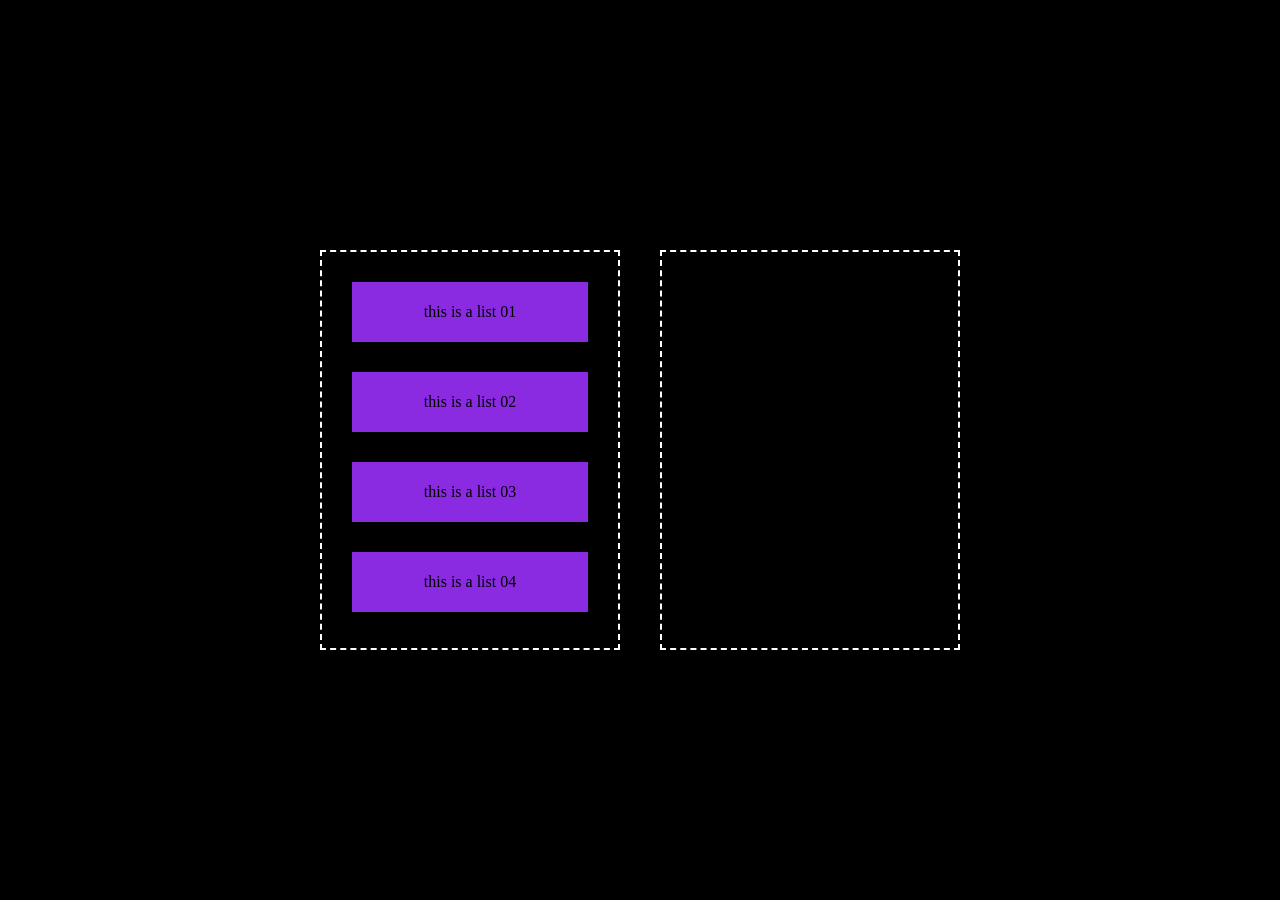
<file: index.html>
<!DOCTYPE html>
<html lang="en">
<head>
  <meta charset="UTF-8">
  <meta name="viewport" content="width=device-width, initial-scale=1.0">
  <title>Drag and Drop </title>
  <style>
    *{
  margin: 0;
  padding: 0;;
  box-sizing: border-box;
}

.container{
  height : 100vh ;
  width: 100vw;
  background-color: black;
  display: flex;
  align-items: center;
  justify-content: center;
}

#left , #right {
  width : 300px ;
  min-height: 400px;
  border: 2px dashed white;
  margin: 20px;
}

.list{
  height: 60px ;
  background-color: blueviolet;
  margin: 30px;
  display: flex;
  align-items: center;
  justify-content: center;
  cursor: grab ; 
}
  </style>
  
</head>
<body>
  <div class="container">
    <div id="left">
      <div class="list" draggable="true">this is a list 01</div>
        <div class="list" draggable="true">this is a list 02</div>
          <div class="list" draggable="true">this is a list 03</div>
            <div class="list" draggable="true">this is a list 04</div>
    </div> 
    <div id="right"></div>
  </div>
</body>
<script>
 const lists = document.querySelectorAll(".list");
const leftBox = document.querySelector("#left");
const rightBox = document.querySelector("#right");
  
let selected = null;


for (let list of lists) {
  list.addEventListener("dragstart", function (e) {
    selected = e.target;
  });
}

rightBox.addEventListener("dragover", function (e) {
  e.preventDefault(); 
});

rightBox.addEventListener("drop", function (e) {
  if (selected) {
    rightBox.appendChild(selected);
    selected = null;
  }
});

leftBox.addEventListener("dragover", function (e) {
  e.preventDefault(); 
});

leftBox.addEventListener("drop", function (e) {
  if (selected) {
    leftBox.appendChild(selected);
    selected = null;
  }
});

</script>
</html>
</file>
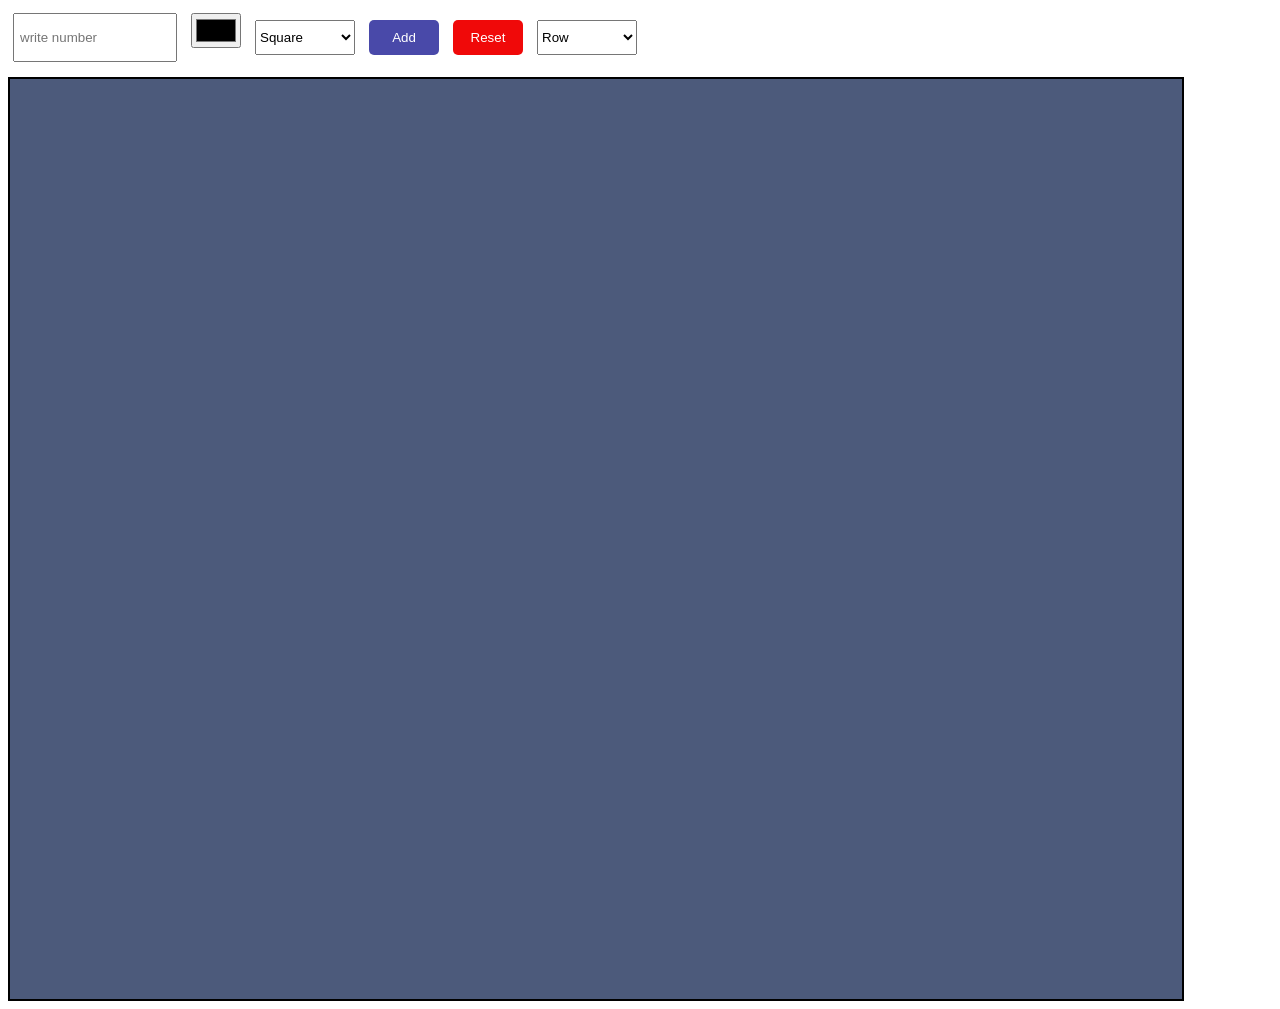
<file: boxmaker_01/index.html>
<!doctype html>
<html lang="en">
  <head>
    <meta charset="UTF-8" />
    <meta name="viewport" content="width=device-width, initial-scale=1.0" />
    <title>Document</title>
    <style>
   .square {
  height: 100px;
  width: 100px;
  margin: 10px;
}

.circle {
  height: 100px;
  width: 100px;
  margin: 10px;
  border-radius: 50%;
}

.boxContainer {
  min-height: 100vh;
  width: 90vw;
  background-color: #4c5a7b;
  border: 2px solid black;
  margin-top: 10px;
  padding: 10px;
  display: flex;
}

/* Inputs and Selects */
input,
select,
button {
  height: 35px;
  margin: 5px;
}

/* Text input */
input[type="text"] {
  width: 150px;
  padding: 5px;
}

/* Color input */
input[type="color"] {
  width: 50px;
}

/* Select */
select {
  width: 100px;
}

/* Buttons */
button {
  width: 70px;
  border: none;
  border-radius: 5px;
  background-color: rgb(73, 73, 169);
  color: white;
  cursor: pointer;
}

button:hover {
  background-color: darkblue;
}

#reset {
  background-color: rgb(240, 9, 9);
}

#reset:hover {
  background-color: darkred;
}
    </style>
  </head>
  <body>
    <input type="text" placeholder="write number"/>

    <input id="color" type="color" />
    <select name="" id="shape">
      <option value="square">Square</option>
      <option value="circle">Circle</option>
    </select>
    <button>Add</button>
    <button id="reset">Reset</button>
    <select name="" id="direction">
      <option value="row">Row</option>
      <option value="column">Column</option>
    </select>
    <div class="boxContainer">
      <!-- <div class="square"></div>
      <div class="circle"></div> -->
    </div>
  </body>
  <script>
    const inputTag = document.querySelector("input");
    const buttonTag = document.querySelector("button");
    const container = document.querySelector(".boxContainer");
    const colorInputTag = document.querySelector("#color");
    const shapeInput = document.getElementById("shape");
    const resetButton = document.getElementById("reset");
    const directionInput = document.getElementById("direction");

    directionInput.addEventListener("change", function () {
      const boxDirection = directionInput.value;
      console.log(container.style, boxDirection);
      container.style.flexDirection = boxDirection;
    });
    resetButton.addEventListener("click", function () {
      container.innerHTML = "";
    });

    // console.log(colorInputTag)
    //  console.dir(inputTag);
    // console.dir(buttonTag);
    // console.dir(container);

    buttonTag.addEventListener("click", function () {
      container.innerHTML = "";
      // console.dir(colorInputTag)
      // console.log(inputTag)
      const numberOfBoxes = inputTag.value;
      const boxColor = colorInputTag.value;
      const shape = shapeInput.value;
      // console.log(shape);
      // console.log(numberOfBoxes);
      for (let i = 1; i <= numberOfBoxes; i++) {
        const boxEle = document.createElement("div");
        boxEle.classList.add(shape);
        boxEle.style.backgroundColor = boxColor;
        boxEle.addEventListener("click", function () {
          boxEle.style.backgroundColor = "purple";
        });
        boxEle.addEventListener("dblclick", function () {
          container.removeChild(boxEle);
        });
        container.appendChild(boxEle);
        // console.log(boxEle);
      }
    });
  </script>
</html>
</file>
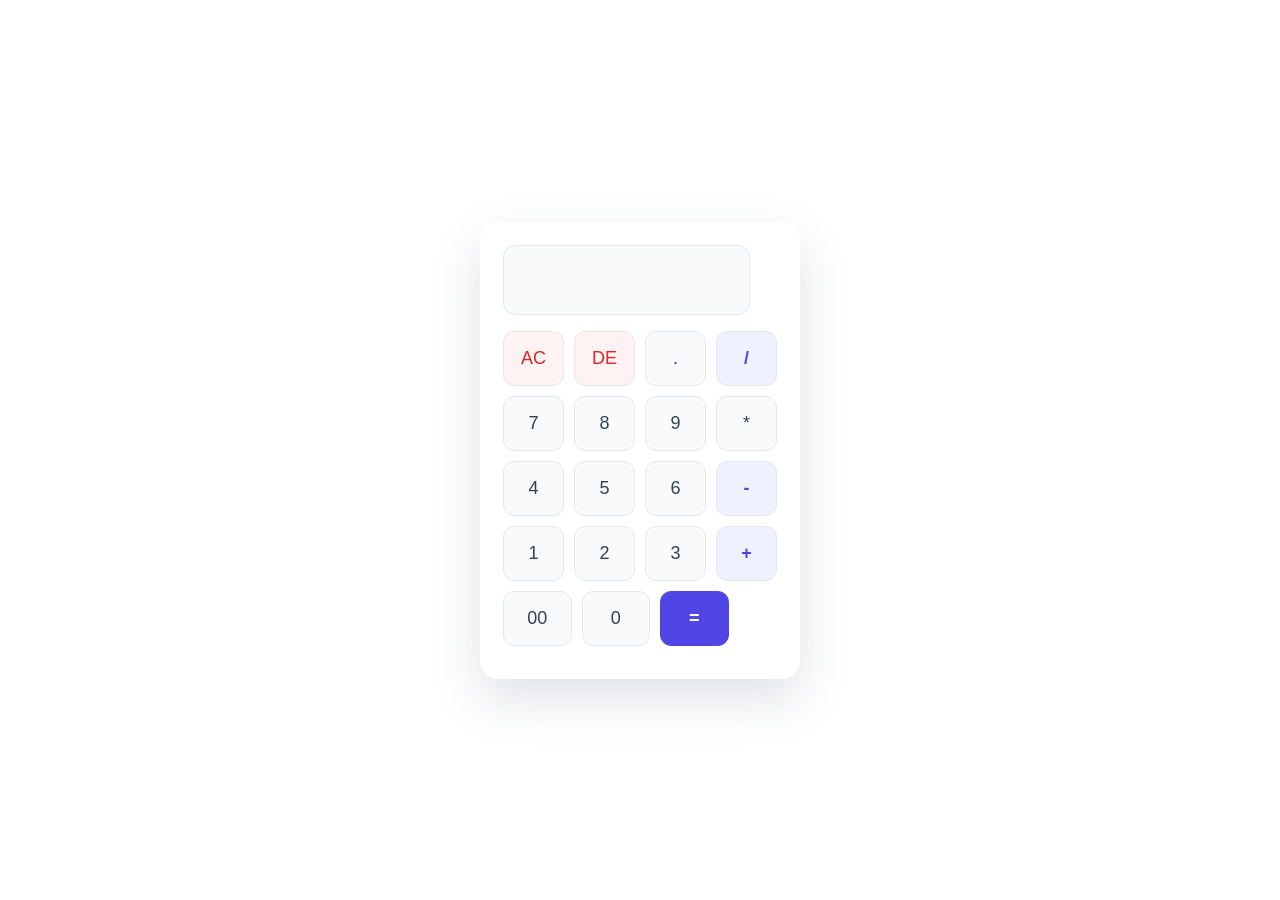
<file: calculator_06/index.html>
<!doctype html>
<html lang="en">
  <head>
    <meta charset="UTF-8" />
    <meta name="viewport" content="width=device-width, initial-scale=1.0" />
    <title>Calculator</title>
    <link rel="stylesheet" href="style.css" />
    <style>
      * {
        margin: 0;
        padding: 0;
        box-sizing: border-box;
        font-family: Arial, Helvetica, sans-serif;
      }

      body {
        min-height: 100vh;
        display: flex;
        justify-content: center;
        align-items: center;

        background: linear-gradient(
          135deg,
          rgba(37, 150, 190) rgba(37, 150, 190) rgba(37, 150, 190)
        );
      }

      .container {
        width: 320px;
        padding: 22px;

        background: rgba(255, 255, 255, 0.9);
        border: 1px solid rgba(255, 255, 255, 0.8);
        border-radius: 18px;

        box-shadow: 0 20px 50px rgba(50, 60, 100, 0.15);

        backdrop-filter: blur(10px);
      }

      form > input {
        width: 90%;
        height: 70px;

        margin-bottom: 16px;
        padding: 10px 15px;

        border: 1px solid #e5e7eb;
        border-radius: 12px;
        outline: none;

        background: #f8fafc;
        color: #1e293b;

        font-size: 28px;
        font-weight: 500;
        text-align: right;
      }

      form > input:focus {
        border-color: #a5b4fc;
      }

      form div {
        display: flex;
        gap: 10px;
        margin-bottom: 10px;
      }

      form div input {
        width: 25%;
        height: 55px;

        border: 1px solid #e5e7eb;
        border-radius: 11px;

        background: #f8fafc;
        color: #334155;

        font-size: 18px;
        cursor: pointer;

        transition: all 0.15s ease;
      }

      form div input:hover {
        background: #eef2ff;
        border-color: #c7d2fe;
        transform: translateY(-1px);
      }

      form div input:active {
        transform: translateY(0);
      }

      form div input[value="/"],
      form div input[value=""],
      form div input[value="-"],
      form div input[value="+"] {
        background: #eef2ff;
        color: #4f46e5;
        font-weight: 600;
      }

      form div input[value="/"]:hover,
      form div input[value="*"]:hover,
      form div input[value="-"]:hover,
      form div input[value="+"]:hover {
        background: #e0e7ff;
      }

      form div input[value="AC"],
      form div input[value="DE"] {
        background: #fef2f2;
        color: #dc2626;
      }

      form div input[value="AC"]:hover,
      form div input[value="DE"]:hover {
        background: #fee2e2;
      }

      form div input[value="="] {
        background: #4f46e5;
        color: white;
        border-color: #4f46e5;
        font-weight: 600;
      }

      form div input[value="="]:hover {
        background: #4338ca;
      }
    </style>
  </head>
  <body>
    <div class="container">
      <form>
        <input type="text" name="display" readonly />
        <div>
          <input type="button" value="AC" onclick="display.value = ''" />
          <input
            type="button"
            value="DE"
            onclick="display.value = display.value.slice(0, -1)"
          />
          <input type="button" value="." onclick="display.value += '.'" />
          <input type="button" value="/" onclick="display.value += '/'" />
        </div>

        <div>
          <input type="button" value="7" onclick="display.value += '7'" />
          <input type="button" value="8" onclick="display.value += '8'" />
          <input type="button" value="9" onclick="display.value += '9'" />
          <input type="button" value="*" onclick="display.value += '*'" />
        </div>

        <div>
          <input type="button" value="4" onclick="display.value += '4'" />
          <input type="button" value="5" onclick="display.value += '5'" />
          <input type="button" value="6" onclick="display.value += '6'" />
          <input type="button" value="-" onclick="display.value += '-'" />
        </div>

        <div>
          <input type="button" value="1" onclick="display.value += '1'" />
          <input type="button" value="2" onclick="display.value += '2'" />
          <input type="button" value="3" onclick="display.value += '3'" />
          <input type="button" value="+" onclick="display.value += '+'" />
        </div>

        <div>
          <input type="button" value="00" onclick="display.value += '00'" />
          <input type="button" value="0" onclick="display.value += '0'" />
          <input
            type="button"
            value="="
            onclick="display.value = eval(display.value)"
          />
        </div>
      </form>
    </div>
  </body>
</html>
</file>
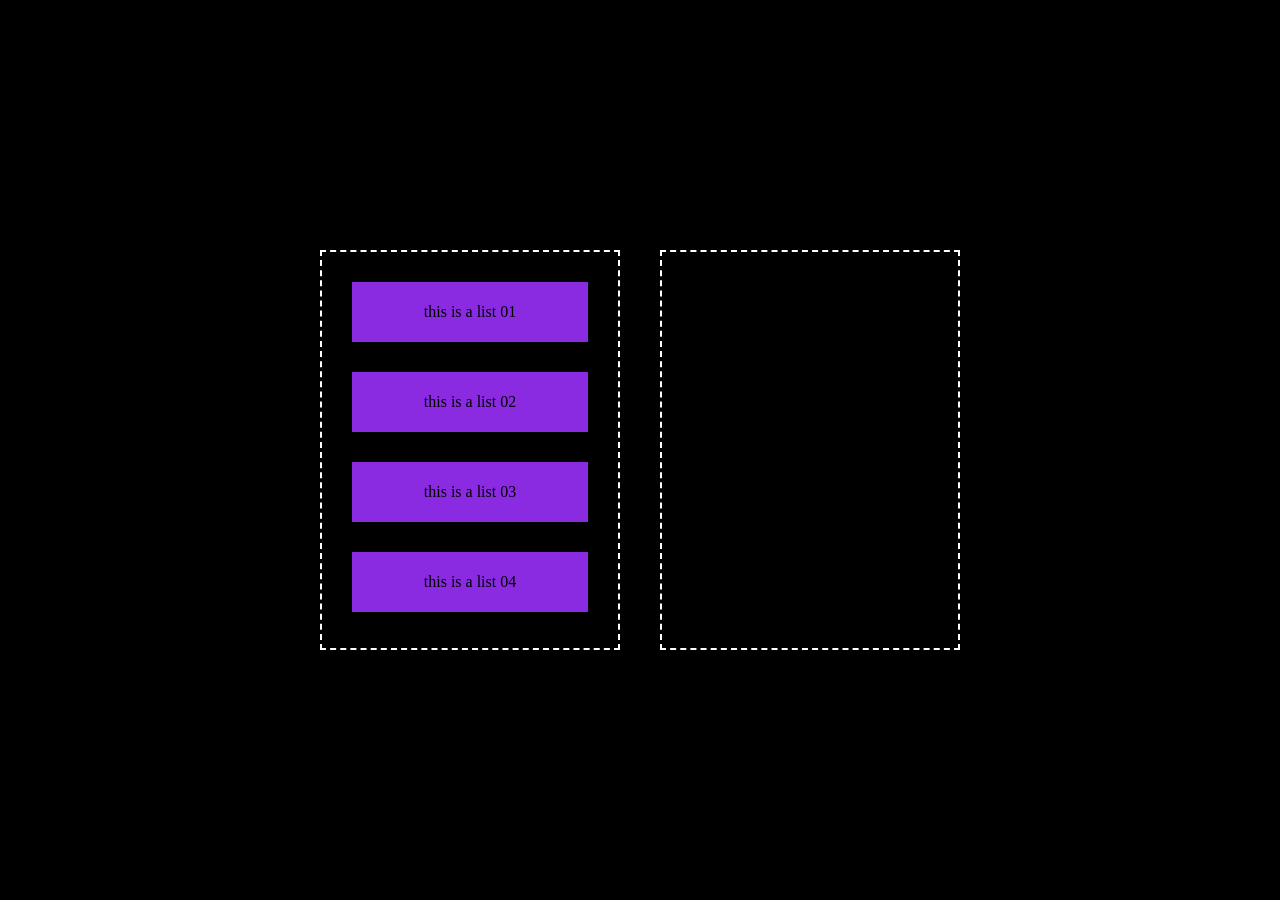
<file: drag_and_drop_03/index.html>
<!DOCTYPE html>
<html lang="en">
<head>
  <meta charset="UTF-8">
  <meta name="viewport" content="width=device-width, initial-scale=1.0">
  <title>Drag and Drop </title>
  <style>
    *{
  margin: 0;
  padding: 0;;
  box-sizing: border-box;
}

.container{
  height : 100vh ;
  width: 100vw;
  background-color: black;
  display: flex;
  align-items: center;
  justify-content: center;
}

#left , #right {
  width : 300px ;
  min-height: 400px;
  border: 2px dashed white;
  margin: 20px;
}

.list{
  height: 60px ;
  background-color: blueviolet;
  margin: 30px;
  display: flex;
  align-items: center;
  justify-content: center;
  cursor: grab ; 
}
  </style>
  
</head>
<body>
  <div class="container">
    <div id="left">
      <div class="list" draggable="true">this is a list 01</div>
        <div class="list" draggable="true">this is a list 02</div>
          <div class="list" draggable="true">this is a list 03</div>
            <div class="list" draggable="true">this is a list 04</div>
    </div> 
    <div id="right"></div>
  </div>
</body>
<script>
 const lists = document.querySelectorAll(".list");
const leftBox = document.querySelector("#left");
const rightBox = document.querySelector("#right");
  
let selected = null;


for (let list of lists) {
  list.addEventListener("dragstart", function (e) {
    selected = e.target;
  });
}

rightBox.addEventListener("dragover", function (e) {
  e.preventDefault(); 
});

rightBox.addEventListener("drop", function (e) {
  if (selected) {
    rightBox.appendChild(selected);
    selected = null;
  }
});

leftBox.addEventListener("dragover", function (e) {
  e.preventDefault(); 
});

leftBox.addEventListener("drop", function (e) {
  if (selected) {
    leftBox.appendChild(selected);
    selected = null;
  }
});

</script>
</html>
</file>
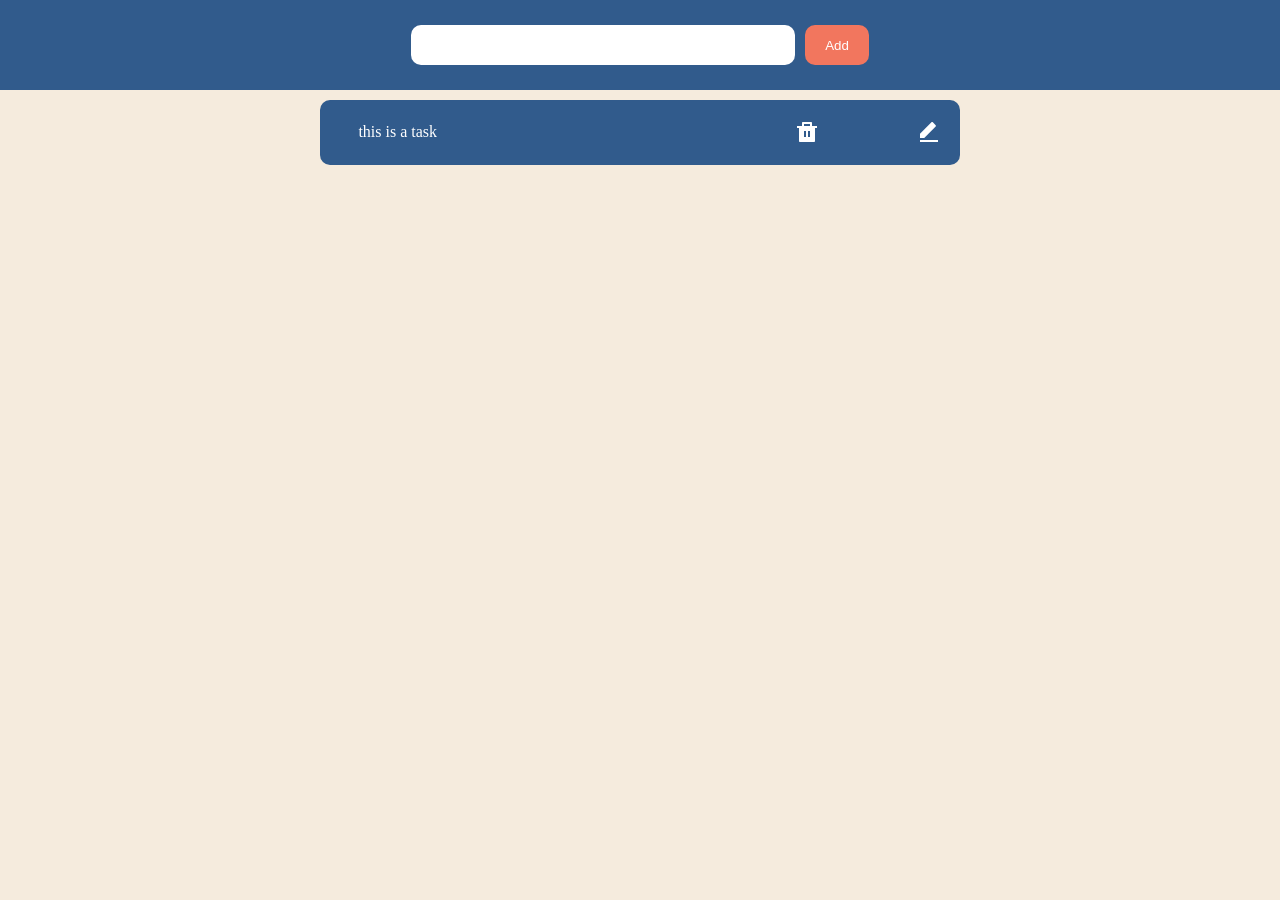
<file: Todolist_02/index.html>
<!DOCTYPE html>
<html lang="en">
<head>
  <meta charset="UTF-8">
  <meta name="viewport" content="width=device-width, initial-scale=1.0">
  <title>Todolist</title>
  <link rel="stylesheet" href="style.css">
</head>
<body>
  <div class="taskinput">
    <input class="inputTag" type=" text">
    <button class="addbtn">Add</button>

  </div>
  <div class="taskcontainer">
   <div class="task">
       <p id="task">this is a task</p>
       <div class="icons">
        <!-- <button class="complete">complete</button> -->

        <svg xmlns="http://www.w3.org/2000/svg" viewBox="0 0 24 24" width="24" height="24" fill="currentColor"><path d="M17 6H22V8H20V21C20 21.5523 19.5523 22 19 22H5C4.44772 22 4 21.5523 4 21V8H2V6H7V3C7 2.44772 7.44772 2 8 2H16C16.5523 2 17 2.44772 17 3V6ZM9 11V17H11V11H9ZM13 11V17H15V11H13ZM9 4V6H15V4H9Z"></path></svg>
        <svg xmlns="http://www.w3.org/2000/svg" viewBox="0 0 24 24" width="24" height="24" fill="currentColor"><path d="M7.24264 17.9967H3V13.754L14.435 2.319C14.8256 1.92848 15.4587 1.92848 15.8492 2.319L18.6777 5.14743C19.0682 5.53795 19.0682 6.17112 18.6777 6.56164L7.24264 17.9967ZM3 19.9967H21V21.9967H3V19.9967Z"></path></svg>

       </div>
   </div>
  </div>
</body>
</html>
</file>
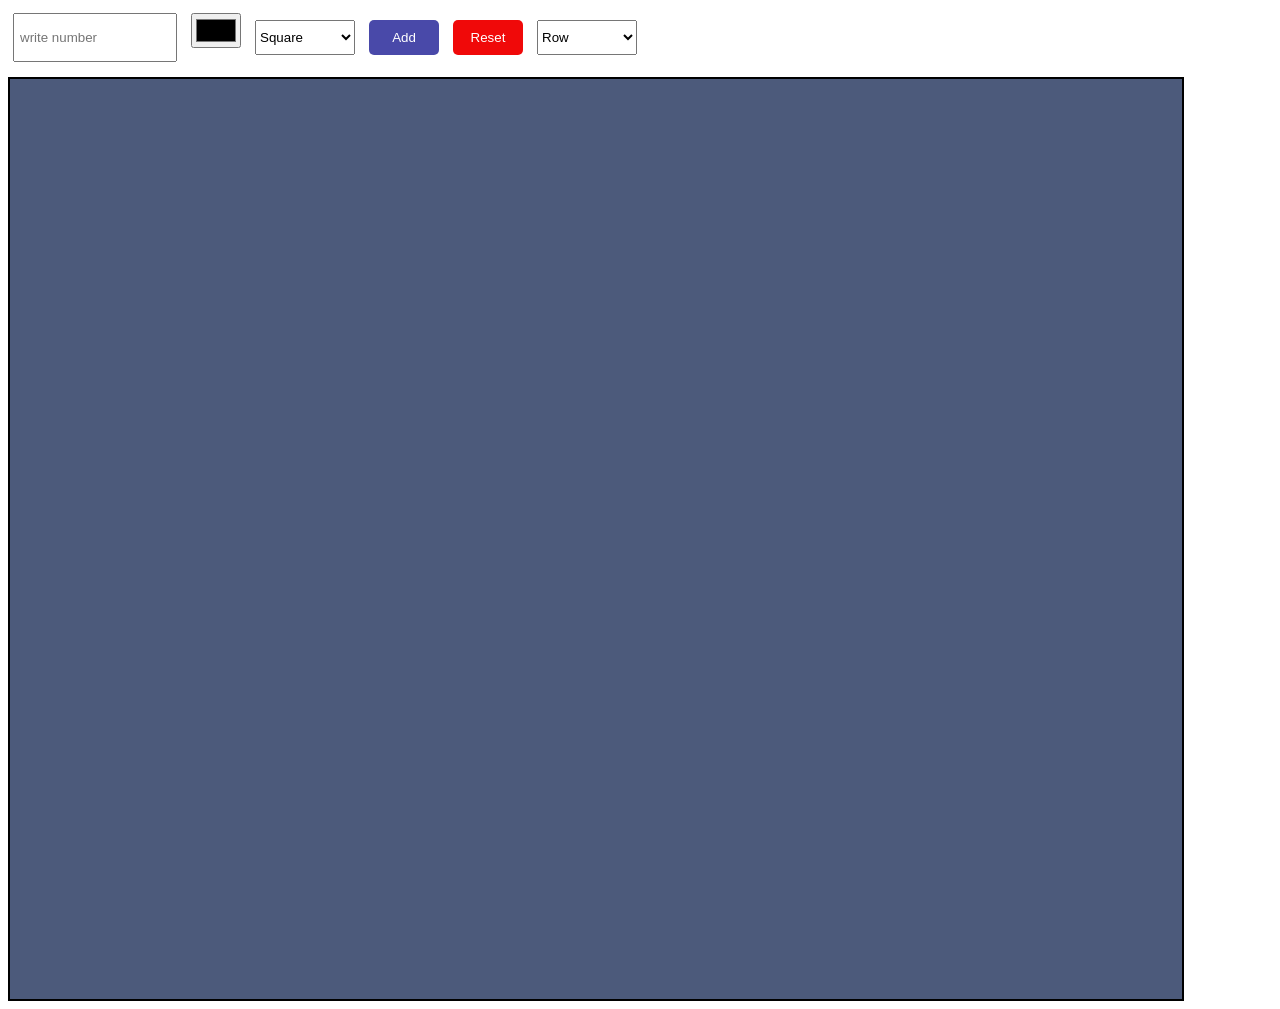
<file: index3.html>
<!doctype html>
<html lang="en">
  <head>
    <meta charset="UTF-8" />
    <meta name="viewport" content="width=device-width, initial-scale=1.0" />
    <title>Document</title>
    <style>
   .square {
  height: 100px;
  width: 100px;
  margin: 10px;
}

.circle {
  height: 100px;
  width: 100px;
  margin: 10px;
  border-radius: 50%;
}

.boxContainer {
  min-height: 100vh;
  width: 90vw;
  background-color: #4c5a7b;
  border: 2px solid black;
  margin-top: 10px;
  padding: 10px;
  display: flex;
}

/* Inputs and Selects */
input,
select,
button {
  height: 35px;
  margin: 5px;
}

/* Text input */
input[type="text"] {
  width: 150px;
  padding: 5px;
}

/* Color input */
input[type="color"] {
  width: 50px;
}

/* Select */
select {
  width: 100px;
}

/* Buttons */
button {
  width: 70px;
  border: none;
  border-radius: 5px;
  background-color: rgb(73, 73, 169);
  color: white;
  cursor: pointer;
}

button:hover {
  background-color: darkblue;
}

#reset {
  background-color: rgb(240, 9, 9);
}

#reset:hover {
  background-color: darkred;
}
    </style>
  </head>
  <body>
    <input type="text" placeholder="write number"/>

    <input id="color" type="color" />
    <select name="" id="shape">
      <option value="square">Square</option>
      <option value="circle">Circle</option>
    </select>
    <button>Add</button>
    <button id="reset">Reset</button>
    <select name="" id="direction">
      <option value="row">Row</option>
      <option value="column">Column</option>
    </select>
    <div class="boxContainer">
      <!-- <div class="square"></div>
      <div class="circle"></div> -->
    </div>
  </body>
  <script>
    const inputTag = document.querySelector("input");
    const buttonTag = document.querySelector("button");
    const container = document.querySelector(".boxContainer");
    const colorInputTag = document.querySelector("#color");
    const shapeInput = document.getElementById("shape");
    const resetButton = document.getElementById("reset");
    const directionInput = document.getElementById("direction");

    directionInput.addEventListener("change", function () {
      const boxDirection = directionInput.value;
      console.log(container.style, boxDirection);
      container.style.flexDirection = boxDirection;
    });
    resetButton.addEventListener("click", function () {
      container.innerHTML = "";
    });

    // console.log(colorInputTag)
    //  console.dir(inputTag);
    // console.dir(buttonTag);
    // console.dir(container);

    buttonTag.addEventListener("click", function () {
      container.innerHTML = "";
      // console.dir(colorInputTag)
      // console.log(inputTag)
      const numberOfBoxes = inputTag.value;
      const boxColor = colorInputTag.value;
      const shape = shapeInput.value;
      // console.log(shape);
      // console.log(numberOfBoxes);
      for (let i = 1; i <= numberOfBoxes; i++) {
        const boxEle = document.createElement("div");
        boxEle.classList.add(shape);
        boxEle.style.backgroundColor = boxColor;
        boxEle.addEventListener("click", function () {
          boxEle.style.backgroundColor = "purple";
        });
        boxEle.addEventListener("dblclick", function () {
          container.removeChild(boxEle);
        });
        container.appendChild(boxEle);
        // console.log(boxEle);
      }
    });
  </script>
</html>
</file>
<file: calculator_06/style.css>
*{
margin: 0;
padding: 0;
box-sizing: border-box;
font-family: Arial, Helvetica, sans-serif;
}

body {
min-height: 100vh;
display: flex;
justify-content: center;
align-items: center;

background: linear-gradient(
135deg,
rgba(37, 150, 190)


rgba(37, 150, 190)


rgba(37, 150, 190)


);
}


.container {
width: 320px;
padding: 22px;

background: rgba(255, 255, 255, 0.9);
border: 1px solid rgba(255, 255, 255, 0.8);
border-radius: 18px;

box-shadow:
0 20px 50px rgba(50, 60, 100, 0.15);

backdrop-filter: blur(10px);
}


form > input {
width: 90%;
height: 70px;

margin-bottom: 16px;
padding: 10px 15px;

border: 1px solid #e5e7eb;
border-radius: 12px;
outline: none;

background: #f8fafc;
color: #1e293b;

font-size: 28px;
font-weight: 500;
text-align: right;
}

form > input:focus {
border-color: #a5b4fc;
}

form div {
display: flex;
gap: 10px;
margin-bottom: 10px;
}


form div input {
width: 25%;
height: 55px;

border: 1px solid #e5e7eb;
border-radius: 11px;

background: #f8fafc;
color: #334155;

font-size: 18px;
cursor: pointer;

transition: all 0.15s ease;
}

form div input:hover {
background: #eef2ff;
border-color: #c7d2fe;
transform: translateY(-1px);
}

form div input:active {
transform: translateY(0);
}


form div input[value="/"],
form div input[value=""],
form div input[value="-"],
form div input[value="+"] {
background: #eef2ff;
color: #4f46e5;
font-weight: 600;
}

form div input[value="/"]:hover,
form div input[value="*"]:hover,
form div input[value="-"]:hover,
form div input[value="+"]:hover {
background: #e0e7ff;
}


form div input[value="AC"],
form div input[value="DE"] {
background: #fef2f2;
color: #dc2626;
}

form div input[value="AC"]:hover,
form div input[value="DE"]:hover {
background: #fee2e2;
}


form div input[value="="] {
background: #4f46e5;
color: white;
border-color: #4f46e5;
font-weight: 600;
}

form div input[value="="]:hover {
background: #4338ca;
}
</file>
<file: Todolist_02/style.css>
* {
  margin: 0;
  padding: 0;
  box-sizing: border-box;
}
.taskinput {
  width: 100vw;
  height: 10vh;
  background-color: #315b8c;
  display: flex;
  justify-content: center;
  align-items: center;
}

.inputTag {
  height: 45%;
  width: 30%;
  border-radius: 10px;
  outline: none;
  border: none;
  padding: 5px;
  margin-right: 10px;
}

.addbtn {
  height: 45%;
  width: 5%;
  border-radius: 10px;
  outline: none;
  border: none;
  display: flex;
  justify-content: center;
  align-items: center;
  background-color: #f2765e;
  color: white;
}

.completeBtn {
  height: 45%;
  padding: 10px;
  padding-left: 5px;
  padding-right: 5px;
  border-radius: 10px;
  outline: none;
  border: none;
  display: flex;
  justify-content: center;
  align-items: center;
  background-color: rgb(41, 198, 41);
  color: white;
}

.incompleteBtn {
  height: 45%;
  padding: 10px;
  padding-left: 5px;
  padding-right: 5px;
  border-radius: 10px;
  outline: none;
  border: none;
  display: flex;
  justify-content: center;
  align-items: center;
  background-color: rgb(244, 104, 89);
  color: white;
}
.taskcontainer {
  height: 90vh;
  width: 100vw;
  background-color: #f5ebdd;
  display: flex;
  flex-direction: column;
  justify-content: flex-start;
  align-items: center;
}
.task {
  margin: 10px;
  height: 8%;
  width: 50%;
  border-radius: 10px;
  outline: none;
  border: none;
  padding: 5px;
  margin-right: 10px;
  background-color: #315b8c;
  color: white;
  display: flex;
  justify-content: space-between;
  align-items: center;
  padding-left: 3%;
  padding-right: 1.5%;
}

.icons {
  width: 25%;
  display: flex;
  justify-content: space-between;
  align-items: center;
  height: 100%;
}
</file>
